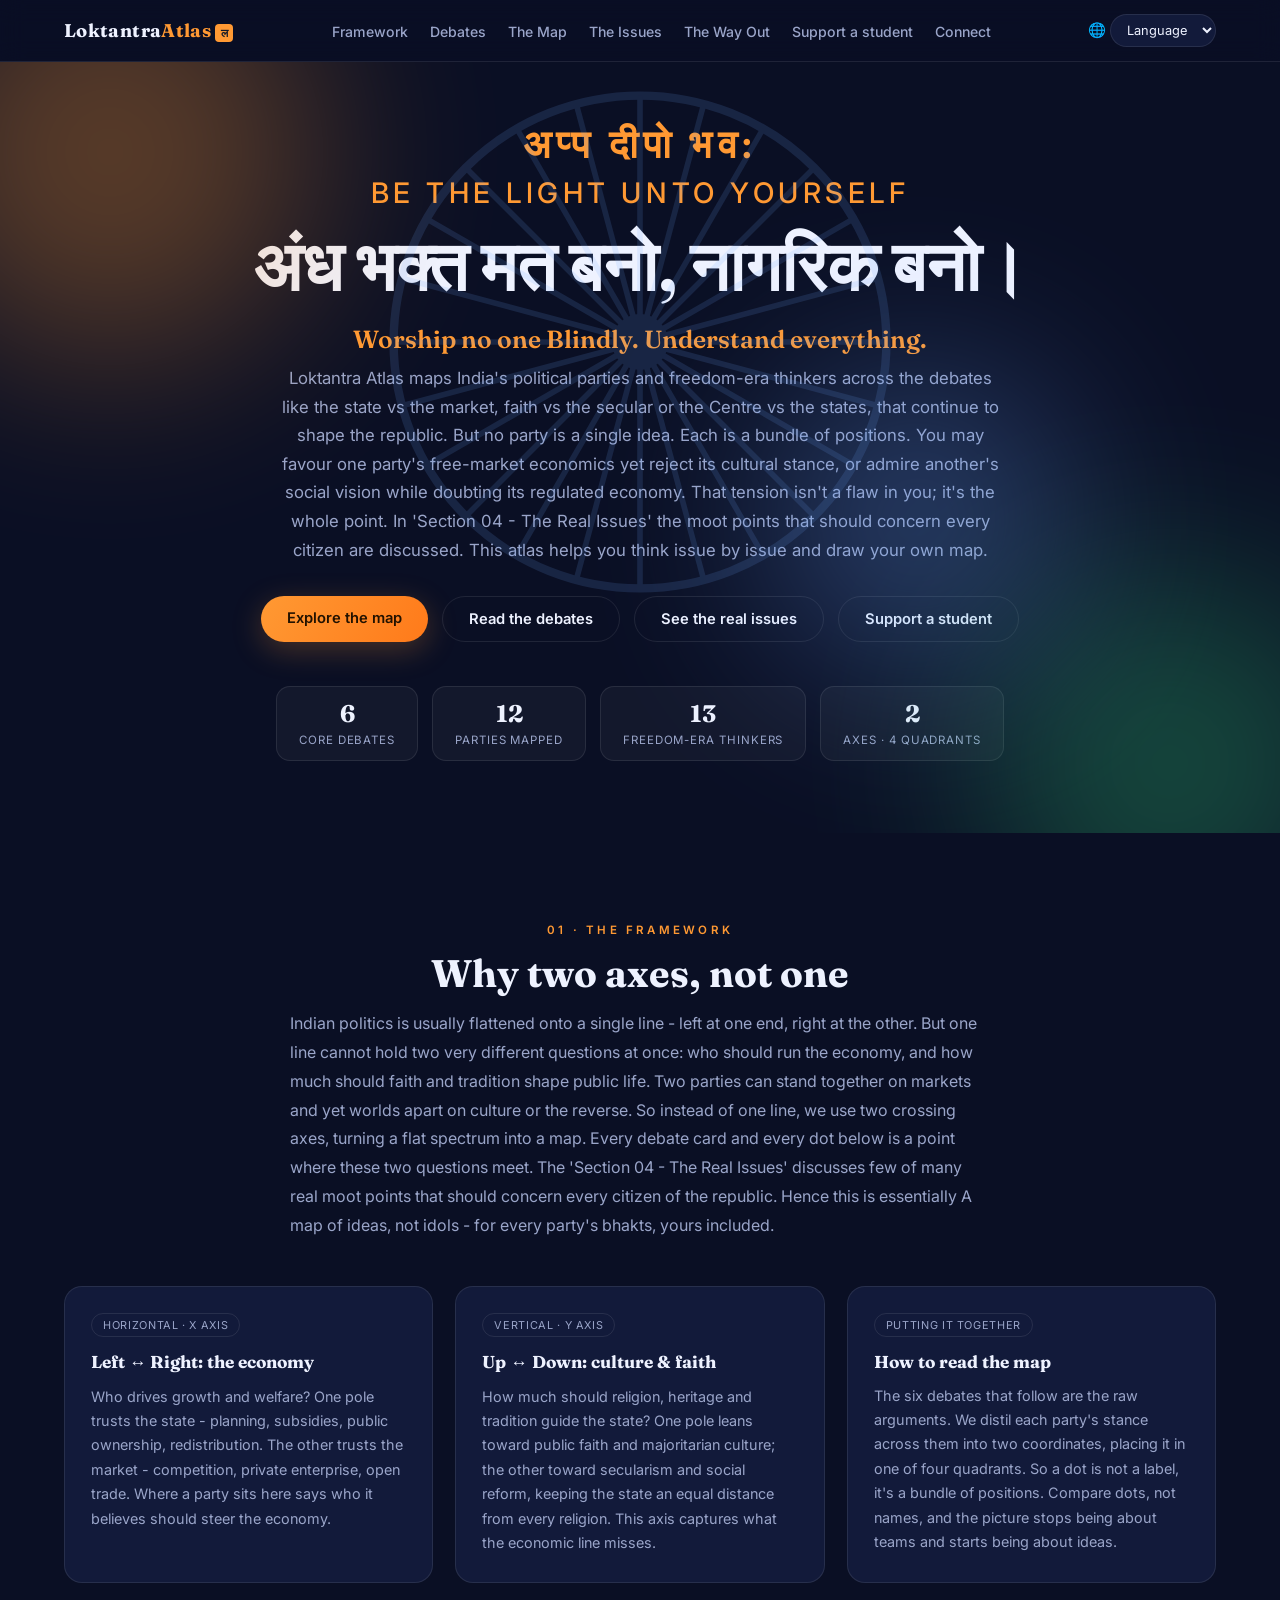
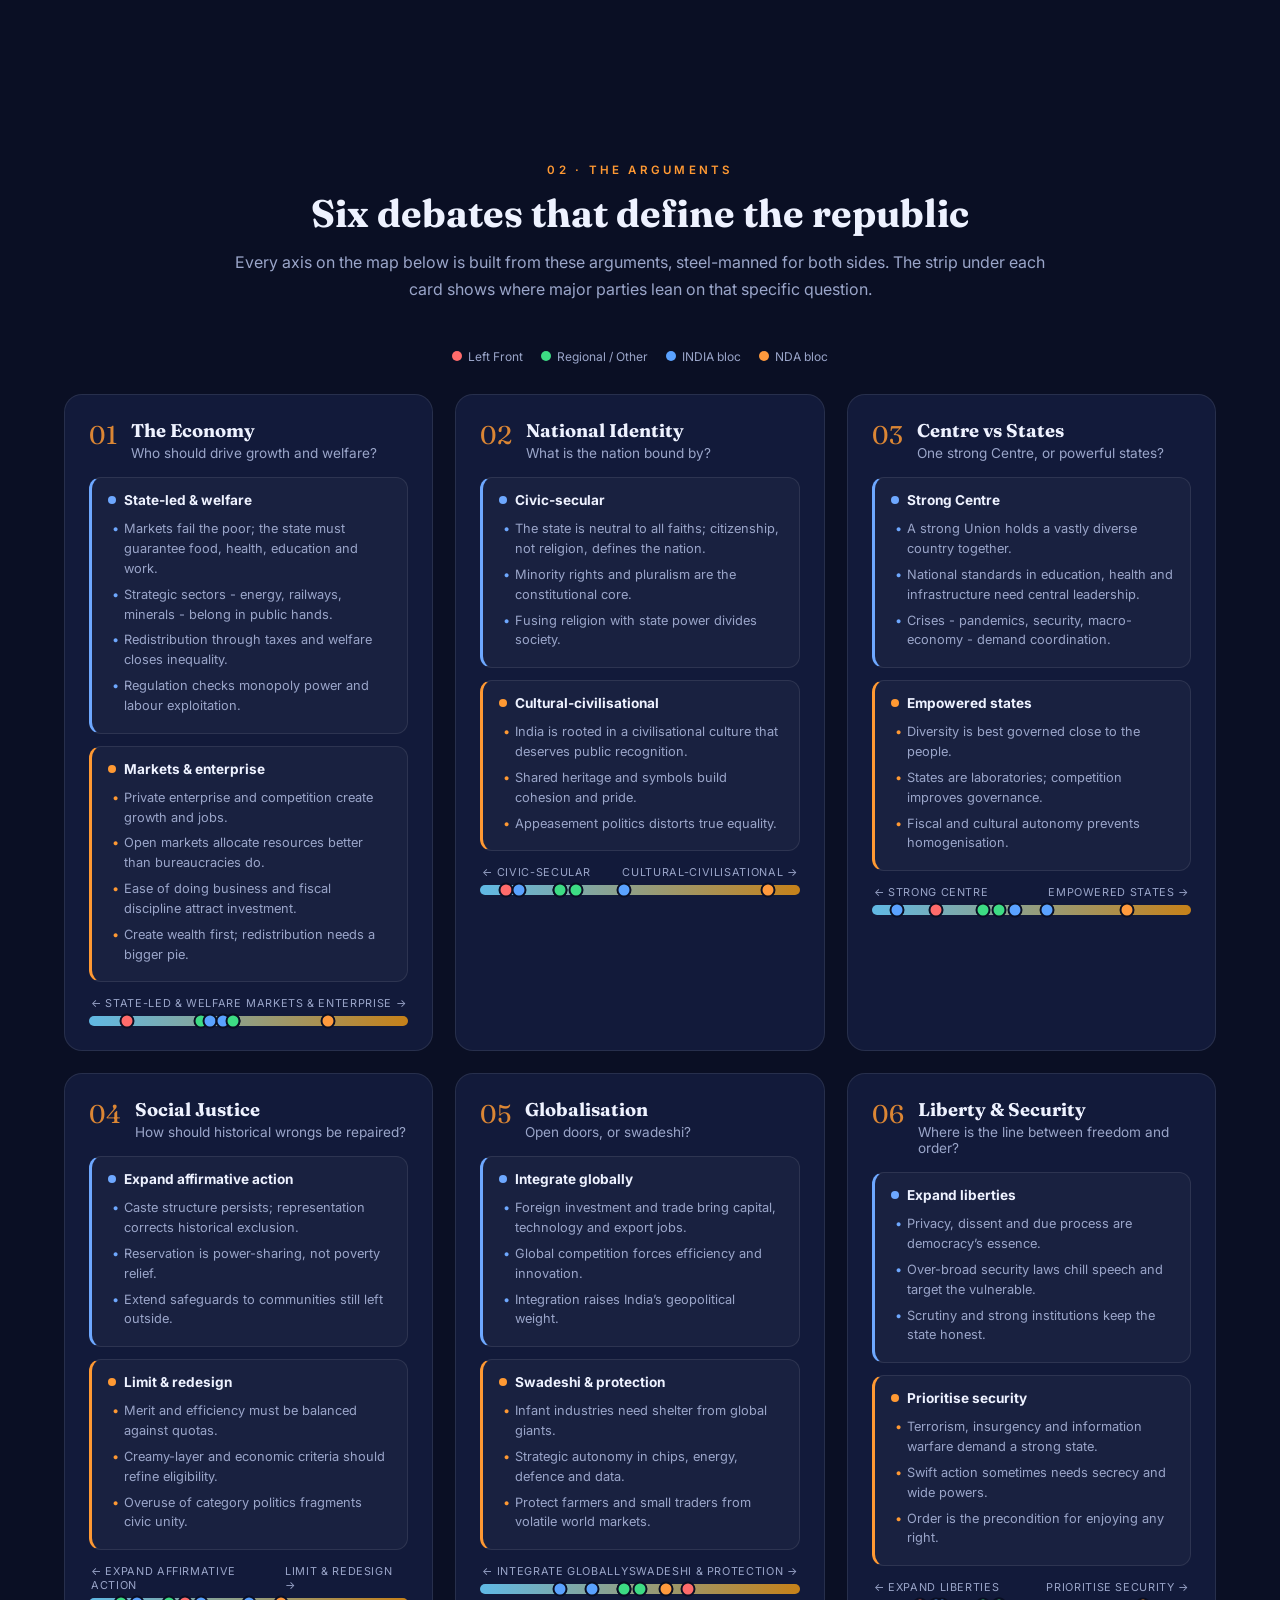
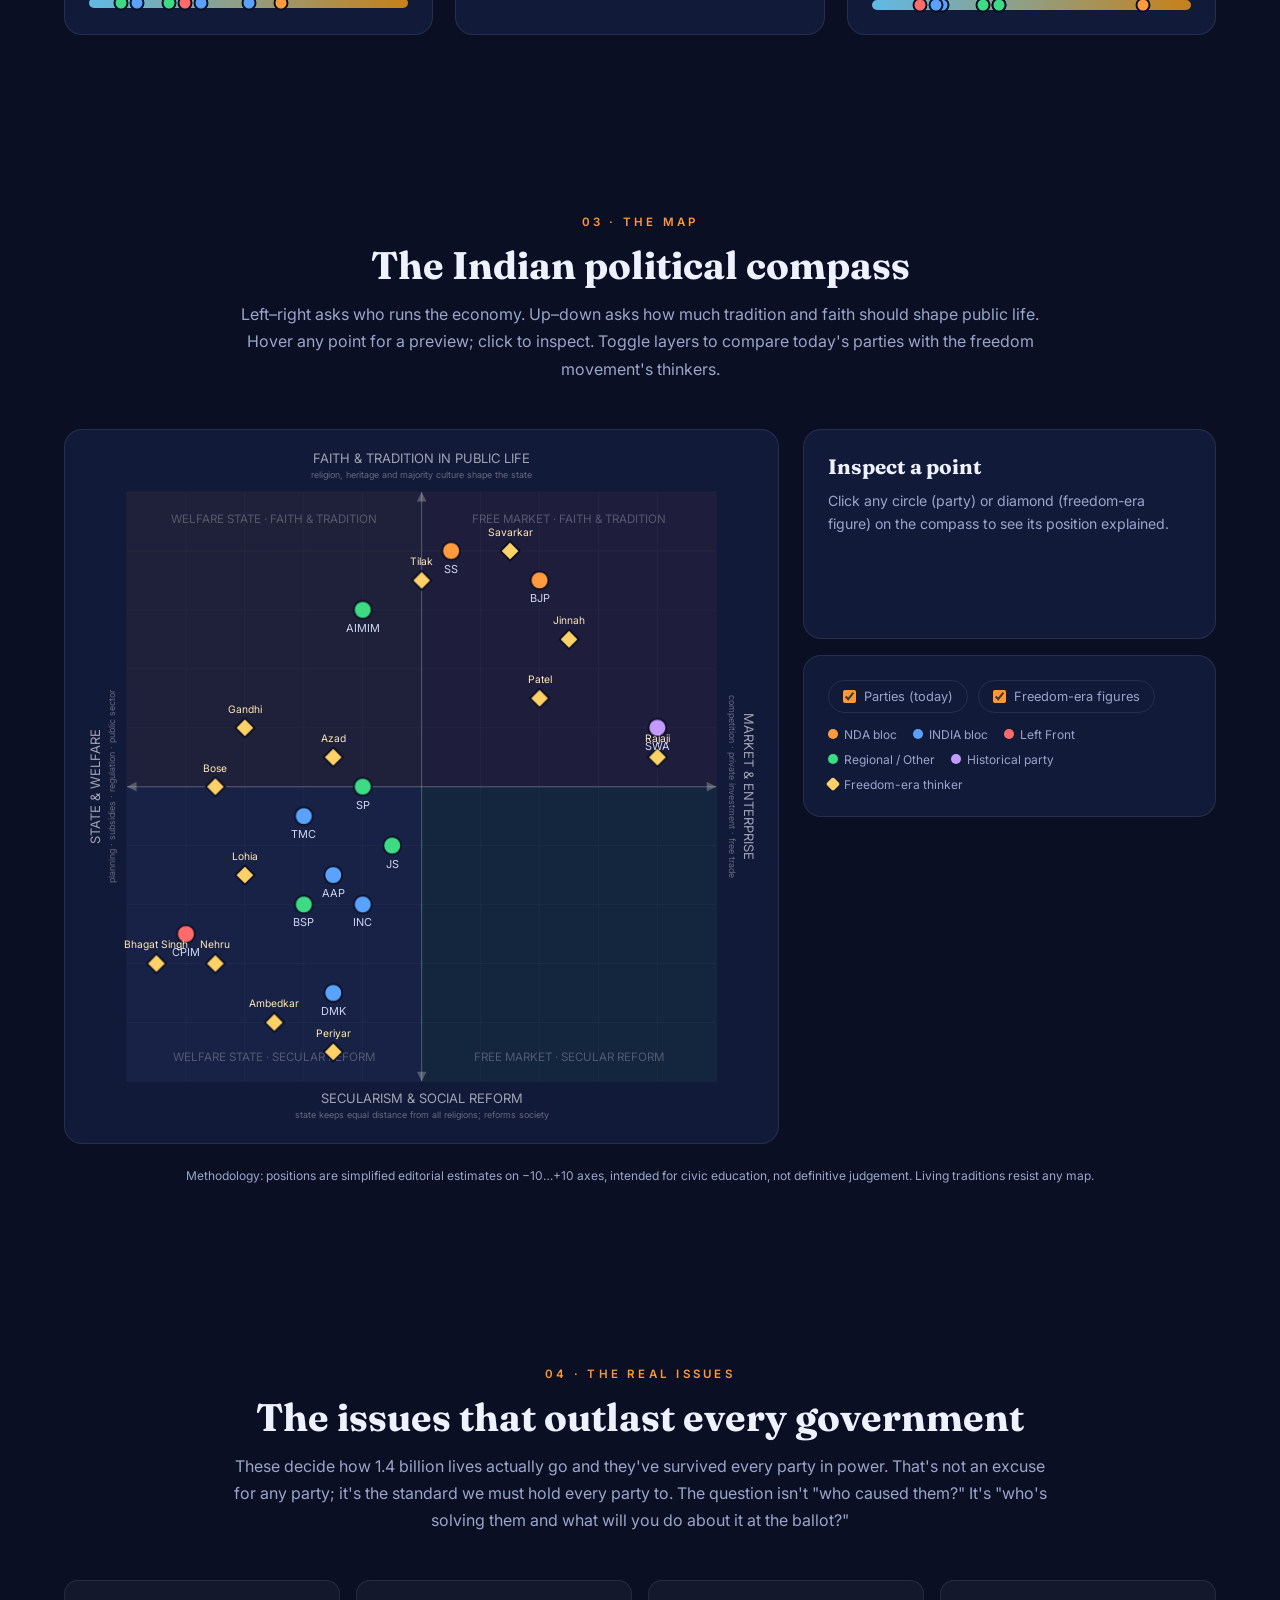
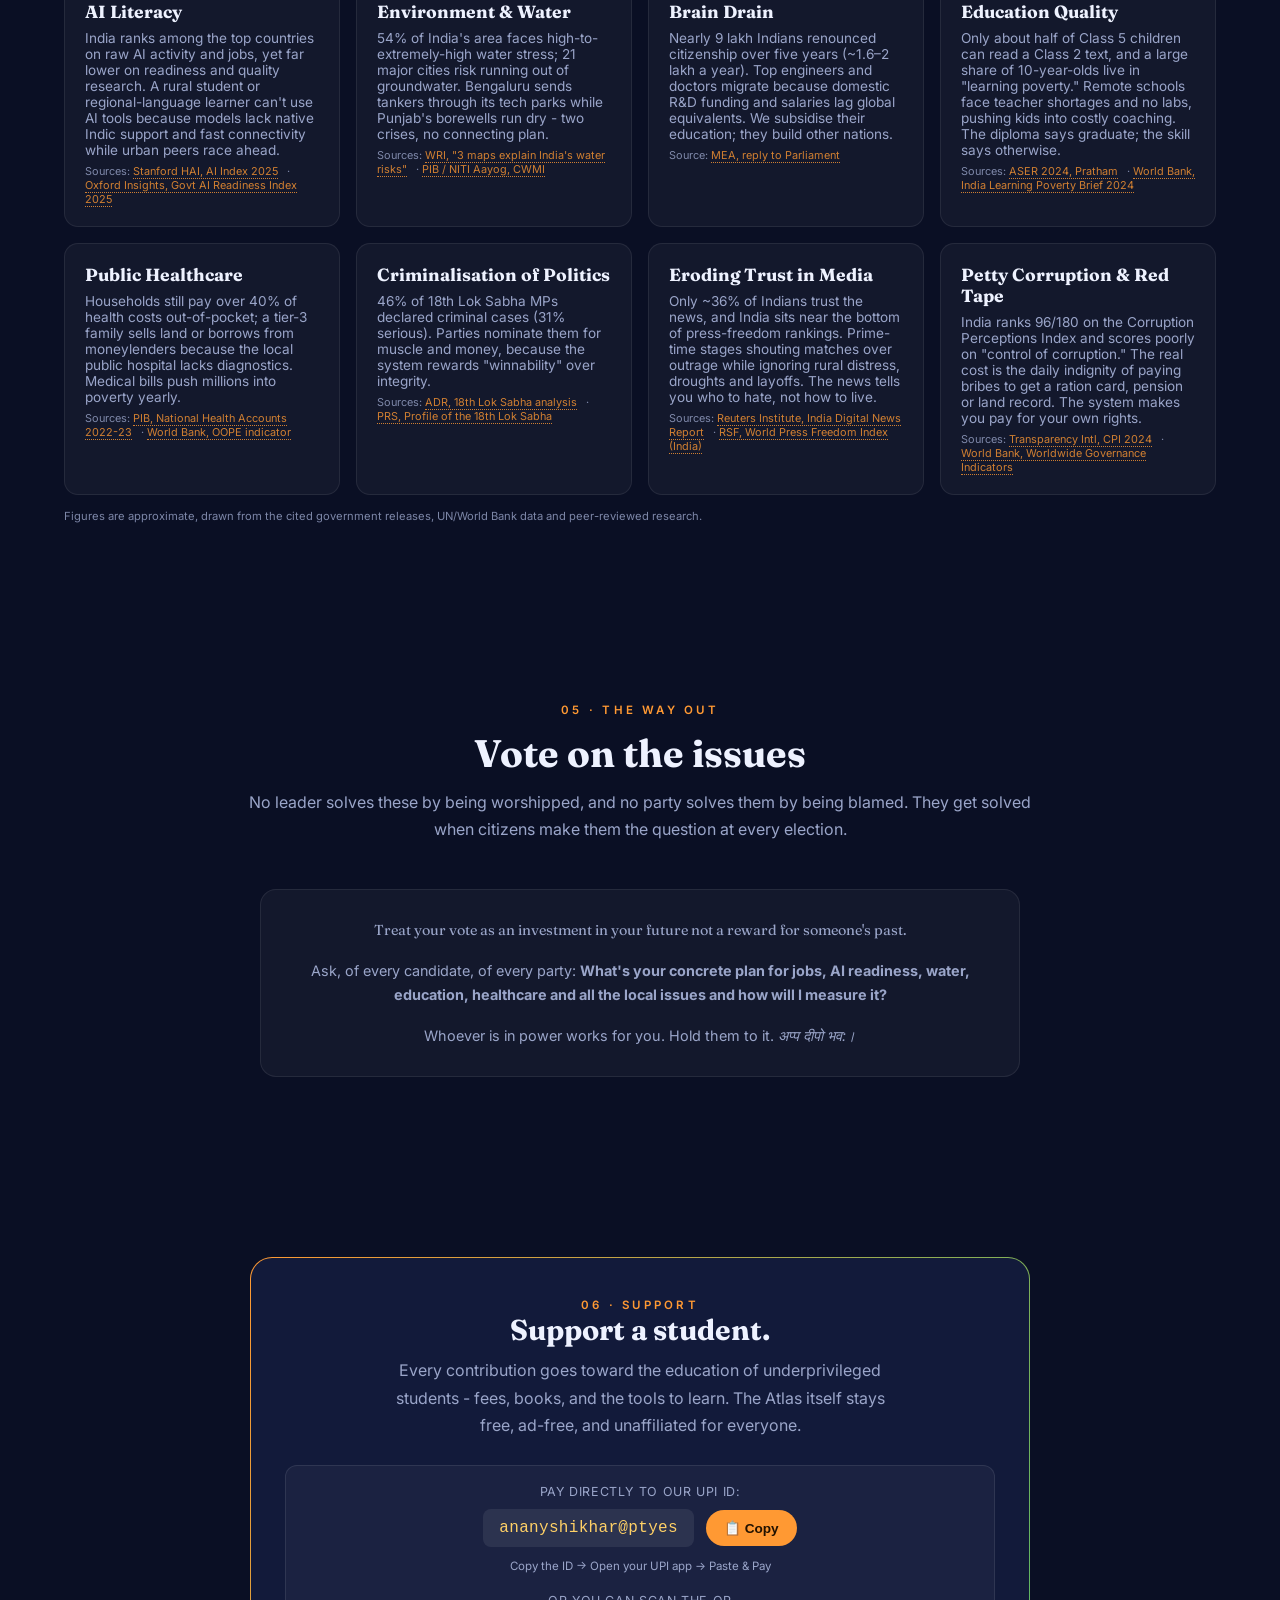
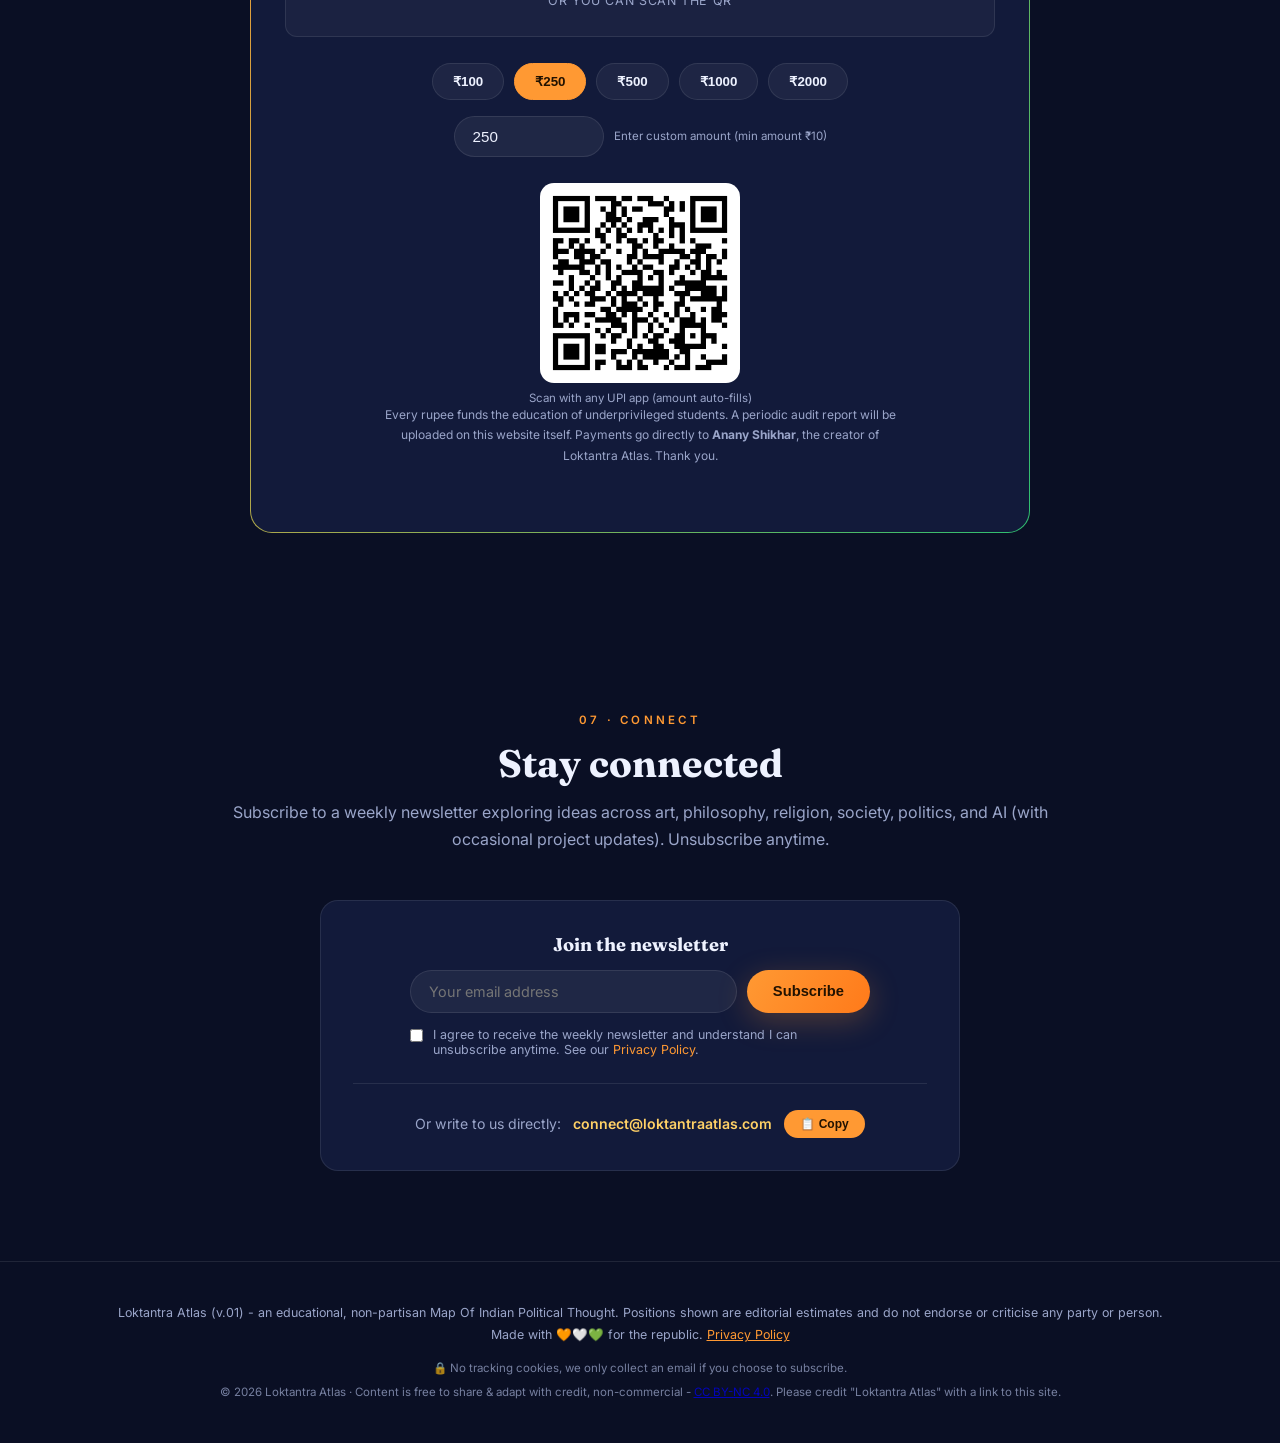
<file: index.html>
<!DOCTYPE html>
<html lang="en">
<head>
  <meta charset="UTF-8">
  <meta name="viewport" content="width=device-width, initial-scale=1.0">
  <title>Loktantra Atlas - Mapping Indian Political Thought</title>
  <link rel="icon" type="image/svg+xml" href="flag.svg">
  <link rel="preconnect" href="https://fonts.googleapis.com">
  <link href="https://fonts.googleapis.com/css2?family=Fraunces:opsz,wght@9..144,500;9..144,700&family=Inter:wght@400;500;600;700&display=swap" rel="stylesheet">
  <link rel="stylesheet" href="css_style.css">
</head>
<body>

<!-- ============ NAV (links are generated from NAV in js/data.js) ============ -->

<nav>
  <div class="brand" href="index.html" aria-label="Loktantra Atlas — home">Loktantra<span>Atlas<img src="flag.svg" alt="Indian flag" width="18" height="18"></span></div>
  <ul id="navLinks"></ul>
  <div class="langwrap">
    <span class="langicon">🌐</span>
    <select id="langSel" aria-label="Translate this website">
      <option value="">Language</option>
      <option value="hi">हिन्दी</option>
      <option value="en">English</option>
      <option value="bn">বাংলা</option>
      <option value="ta">தமிழ்</option>
      <option value="te">తెలుగు</option>
      <option value="mr">मराठी</option>
      <option value="gu">ગુજરાતી</option>
      <option value="kn">ಕನ್ನಡ</option>
      <option value="ml">മലയാളം</option>
      <option value="pa">ਪੰਜਾਬੀ</option>
      <option value="ur">اردو</option>
      <option value="es">Español</option>
      <option value="fr">Français</option>
      <option value="de">Deutsch</option>
      <option value="ru">Русский</option>
      <option value="zh-CN">中文</option>
      <option value="ar">العربية</option>
    </select>
  </div>
</nav>

<!-- ============ HERO ============ -->
<header>
  <div class="orb o1"></div><div class="orb o2"></div><div class="orb o3"></div>
  <svg class="chakra" viewBox="0 0 200 200" id="chakraSvg"></svg>
  <div>
 <div class="kicker big"><span class="khi">अप्प दीपो भव:<span class="kdot"> </span><span class="ken">Be the light unto yourself</span></div>
<h1>अंध भक्त मत बनो, <span>नागरिक बनो।</span></h1>
<h3 class="tagline">Worship no one Blindly. Understand everything.</h3>
    <p class="sub">Loktantra Atlas maps India's political parties and freedom-era thinkers across the debates like the state vs the market, faith vs the secular or the Centre vs the states, that continue to shape the republic. But no party is a single idea. Each is a bundle of positions. You may favour one party's free-market economics yet reject its cultural stance, or admire another's social vision while doubting its regulated economy. That tension isn't a flaw in you; it's the whole point. In 'Section 04 - The Real Issues' the moot points that should concern every citizen are discussed. This atlas helps you think issue by issue and draw your own map. </p>
    <div class="cta">
      <a class="btn p" href="#map">Explore the map</a>
      <a class="btn s" href="#debates">Read the debates</a>
      <a class="btn s" href="#issues">See the real issues</a>
      <a class="btn s" href="#donate">Support a student</a>
    </div>
    <div class="stats">
      <div class="stat"><b id="stD">–</b><span>Core debates</span></div>
      <div class="stat"><b id="stP">–</b><span>Parties mapped</span></div>
      <div class="stat"><b id="stF">–</b><span>Freedom-era thinkers</span></div>
      <div class="stat"><b>2</b><span>Axes · 4 quadrants</span></div>
    </div>
  </div>
</header>

<!-- ============ FRAMEWORK (theory context) ============ -->
<section id="framework">
  <div class="shead reveal">
    <div class="kicker">01 · The Framework</div>
    <h2>Why two axes, not one</h2>
    <p>Indian politics is usually flattened onto a single line - left at one end, right at the
      other. But one line cannot hold two very different questions at once: who should run the
      economy, and how much should faith and tradition shape public life. Two parties can stand
      together on markets and yet worlds apart on culture or the reverse. So instead of one
      line, we use two crossing axes, turning a flat spectrum into a map. Every debate card and
      every dot below is a point where these two questions meet. The 'Section 04 - The Real Issues' discusses few of many real moot points that should concern every citizen of the republic. Hence this is essentially A map of ideas, not idols - for every party's bhakts, yours included.</p>
  </div>

  <div class="tgrid">
    <div class="tcard reveal">
      <span class="tag">Horizontal · X axis</span>
      <h3>Left ↔ Right: the economy</h3>
      <p>Who drives growth and welfare? One pole trusts the state - planning, subsidies, public
        ownership, redistribution. The other trusts the market - competition, private enterprise,
        open trade. Where a party sits here says who it believes should steer the economy.</p>
    </div>
    <div class="tcard reveal">
      <span class="tag">Vertical · Y axis</span>
      <h3>Up ↔ Down: culture &amp; faith</h3>
      <p>How much should religion, heritage and tradition guide the state? One pole leans toward
        public faith and majoritarian culture; the other toward secularism and social reform,
        keeping the state an equal distance from every religion. This axis captures what the
        economic line misses.</p>
    </div>
    <div class="tcard reveal">
      <span class="tag">Putting it together</span>
      <h3>How to read the map</h3>
      <p>The six debates that follow are the raw arguments. We distil each party's stance across
        them into two coordinates, placing it in one of four quadrants. So a dot is not a label, 
        it's a bundle of positions. Compare dots, not names, and the picture stops being about
        teams and starts being about ideas.</p>
    </div>
  </div>
</section>

<!-- ============ DEBATES (cards rendered by app.js) ============ -->
<section id="debates">
  <div class="shead reveal">
    <div class="kicker">02 · The Arguments</div>
    <h2>Six debates that define the republic</h2>
    <p>Every axis on the map below is built from these arguments, steel-manned for both sides.
      The strip under each card shows where major parties lean on that specific question.</p>
  </div>
  <div class="legend debate-legend" id="debateLegend"></div>
  <div class="dgrid" id="debateGrid"></div>
</section>

<!-- ============ THE MAP ============ -->
<section id="map">
  <div class="shead reveal">
    <div class="kicker">03 · The Map</div>
    <h2>The Indian political compass</h2>
    <p>Left–right asks who runs the economy. Up–down asks how much tradition and faith
      should shape public life. Hover any point for a preview; click to inspect.
      Toggle layers to compare today's parties with the freedom movement's thinkers.</p>
  </div>
  <div class="mapwrap">
    <div class="card mapbox reveal"><svg id="compass" viewBox="0 0 1000 1000"></svg></div>
    <div class="panel">
      <div class="card reveal" id="detail">
        <h3>Inspect a point</h3>
        <p>Click any circle (party) or diamond (freedom-era figure) on the compass to see its
           position explained.</p>
      </div>
      <div class="card reveal">
        <div class="togs" style="margin-bottom:14px">
          <label class="tog"><input type="checkbox" id="tgP" checked> Parties (today)</label>
          <label class="tog"><input type="checkbox" id="tgF" checked> Freedom-era figures</label>
        </div>
        <div class="legend" id="legend"></div>
      </div>
    </div>
  </div>
  <p class="method">Methodology: positions are simplified editorial estimates on −10…+10 axes, intended for
     civic education, not definitive judgement. Living traditions resist any map. </p>
</section>

<section id="issues">
  <div class="shead reveal">
    <div class="kicker">04 · The Real Issues</div>
    <h2>The issues that outlast every government</h2>
    <p>These decide how 1.4 billion lives actually go and they've survived every party in power. That's not an excuse for any party; it's the standard we must hold every party to. The question isn't "who caused them?" It's "who's solving them and what will you do about it at the ballot?"</p>
  </div>

  <div class="issues-grid">
    <div class="issue-card reveal">
      <h3>AI Literacy</h3>
      <p>India ranks among the top countries on raw AI activity and jobs, yet far lower on readiness and quality research. A rural student or regional-language learner can't use AI tools because models lack native Indic support and fast connectivity while urban peers race ahead.</p>
      <div class="issue-cite">Sources: <a href="https://hai.stanford.edu/ai-index/2025-ai-index-report" target="_blank" rel="noopener">Stanford HAI, AI Index 2025</a> · <a href="https://oxfordinsights.com/ai-readiness/government-ai-readiness-index-2025/" target="_blank" rel="noopener">Oxford Insights, Govt AI Readiness Index 2025</a></div>
    </div>

    <div class="issue-card reveal">
      <h3>Environment &amp; Water</h3>
      <p>54% of India's area faces high-to-extremely-high water stress; 21 major cities risk running out of groundwater. Bengaluru sends tankers through its tech parks while Punjab's borewells run dry - two crises, no connecting plan.</p>
      <div class="issue-cite">Sources: <a href="https://www.wri.org/insights/3-maps-explain-indias-growing-water-risks" target="_blank" rel="noopener">WRI, "3 maps explain India's water risks"</a> · <a href="https://www.pib.gov.in/PressReleasePage.aspx?PRID=1807790" target="_blank" rel="noopener">PIB / NITI Aayog, CWMI</a></div>
    </div>

    <div class="issue-card reveal">
      <h3>Brain Drain</h3>
      <p>Nearly 9 lakh Indians renounced citizenship over five years (~1.6–2 lakh a year). Top engineers and doctors migrate because domestic R&amp;D funding and salaries lag global equivalents. We subsidise their education; they build other nations.</p>
      <div class="issue-cite">Source: <a href="https://m.economictimes.com/nri/migrate/nearly-9-lakh-indians-gave-up-citizenship-in-five-years-mea-tells-parliament/articleshow/125926945.cms" target="_blank" rel="noopener">MEA, reply to Parliament</a></div>
    </div>

    <div class="issue-card reveal">
      <h3>Education Quality</h3>
      <p>Only about half of Class 5 children can read a Class 2 text, and a large share of 10-year-olds live in "learning poverty." Remote schools face teacher shortages and no labs, pushing kids into costly coaching. The diploma says graduate; the skill says otherwise.</p>
      <div class="issue-cite">Sources: <a href="https://asercentre.org/aser-2024/" target="_blank" rel="noopener">ASER 2024, Pratham</a> · <a href="https://documents.worldbank.org/en/publication/documents-reports/documentdetail/099090524113131044" target="_blank" rel="noopener">World Bank, India Learning Poverty Brief 2024</a></div>
    </div>

    <div class="issue-card reveal">
      <h3>Public Healthcare</h3>
      <p>Households still pay over 40% of health costs out-of-pocket; a tier-3 family sells land or borrows from moneylenders because the local public hospital lacks diagnostics. Medical bills push millions into poverty yearly.</p>
      <div class="issue-cite">Sources: <a href="https://www.pib.gov.in/PressReleasePage.aspx?PRID=2265816&lang=1&reg=3" target="_blank" rel="noopener">PIB, National Health Accounts 2022-23</a> · <a href="https://data.worldbank.org/indicator/SH.XPD.OOPC.CH.ZS?locations=IN" target="_blank" rel="noopener">World Bank, OOPE indicator</a></div>
    </div>

    <div class="issue-card reveal">
      <h3>Criminalisation of Politics</h3>
      <p>46% of 18th Lok Sabha MPs declared criminal cases (31% serious). Parties nominate them for muscle and money, because the system rewards "winnability" over integrity.</p>
      <div class="issue-cite">Sources: <a href="https://adrindia.org/content/record-46-of-newly-elected-lok-sabha-mps-facing-criminal-cases" target="_blank" rel="noopener">ADR, 18th Lok Sabha analysis</a> · <a href="https://prsindia.org/parliamenttrack/vital-stats/profile-of-the-18th-lok-sabha" target="_blank" rel="noopener">PRS, Profile of the 18th Lok Sabha</a></div>
    </div>

    <div class="issue-card reveal">
      <h3>Eroding Trust in Media</h3>
      <p>Only ~36% of Indians trust the news, and India sits near the bottom of press-freedom rankings. Prime-time stages shouting matches over outrage while ignoring rural distress, droughts and layoffs. The news tells you who to hate, not how to live.</p>
      <div class="issue-cite">Sources: <a href="https://reutersinstitute.politics.ox.ac.uk/our-research/india-digital-news-report" target="_blank" rel="noopener">Reuters Institute, India Digital News Report</a> · <a href="https://rsf.org/en/country/india" target="_blank" rel="noopener">RSF, World Press Freedom Index (India)</a></div>
    </div>

    <div class="issue-card reveal">
      <h3>Petty Corruption &amp; Red Tape</h3>
      <p>India ranks 96/180 on the Corruption Perceptions Index and scores poorly on "control of corruption." The real cost is the daily indignity of paying bribes to get a ration card, pension or land record. The system makes you pay for your own rights.</p>
      <div class="issue-cite">Sources: <a href="https://www.transparency.org/en/cpi/2024" target="_blank" rel="noopener">Transparency Intl, CPI 2024</a> · <a href="https://www.worldbank.org/en/publication/worldwide-governance-indicators" target="_blank" rel="noopener">World Bank, Worldwide Governance Indicators</a></div>
    </div>
  </div>

  <p class="issues-note">Figures are approximate, drawn from the cited government releases, UN/World Bank data and peer-reviewed research.</p>
</section>
  
<section id="solution">
  <div class="shead reveal">
    <div class="kicker">05 · The Way Out</div>
    <h2>Vote on the issues</h2>
    <p>No leader solves these by being worshipped, and no party solves them by being blamed. They get solved when citizens make them the question at every election.</p>
  </div>
  <div class="solution-card reveal">
    <p class="sol-big">Treat your vote as an investment in your future not a reward for someone's past.</p>
    <p>Ask, of every candidate, of every party: <strong>What's your concrete plan for jobs, AI readiness, water, education, healthcare and all the local issues and how will I measure it?</strong></p>
    <p class="sol-close">Whoever is in power works for you. Hold them to it. <em>अप्प दीपो भव:।</em></p>
  </div>
</section>

<!-- ============ DONATE ============ -->
<section id="donate">
 <div class="doncard reveal">
  <div class="kicker">06 · Support</div>
<h2>Support a student.</h2>
  <p>Every contribution goes toward the education of underprivileged students - fees, books, and the tools to learn. The Atlas itself stays free, ad-free, and unaffiliated for everyone.</p>

  <!-- Copy UPI ID (moved to top) -->
  <div class="upi-copy-box">
    <div class="upi-label">Pay directly to our UPI ID:</div>
    <div class="upi-row">
      <code class="upi-display" id="upiDisplay">your.upi@id</code>
      <button class="copy-btn" id="copyBtn">📋 Copy</button>
    </div>
    <p class="upi-instruction">Copy the ID → Open your UPI app → Paste & Pay</p> 
    <br>
    <p class="upi-label"> Or You Can Scan The QR</p>
  </div>

  <!-- Amount Selection + QR (kept together as one unit) -->
  <div class="amts" id="amts"></div>
  <div class="custom">
    <input type="number" id="amtIn" min="10" placeholder="Custom ₹">
    <span class="custom-hint">Enter custom amount (min amount ₹10) </span>
  </div>

  <div class="qrwrap">
    <canvas id="qr"></canvas>
    <p class="qrnote">Scan with any UPI app (amount auto-fills)</p>
  </div>

 <!-- Trust note -->
 <p class="trustnote">Every rupee funds the education of underprivileged students. A periodic audit report will be uploaded on this website itself. Payments go directly to <b>Anany Shikhar</b>, the creator of Loktantra Atlas. Thank you.</p>
</div>
</section>

  
<section id="connect">
  <div class="shead reveal">
    <div class="kicker">07 · Connect</div>
    <h2>Stay connected</h2>
    <p>Subscribe to a weekly newsletter exploring ideas across art, philosophy, religion, society, politics, and AI (with occasional project updates). Unsubscribe anytime.</p>
  </div>

  <div class="connect-card reveal">
    <!-- Newsletter signup -->
    <div class="newsletter">
      <h3>Join the newsletter</h3>
     <form id="nlForm">
  <div class="nl-row">
    <input type="email" id="nlEmail" placeholder="Your email address" required>
    <button type="submit" class="btn p">Subscribe</button>
  </div>
  <label class="consent">
    <input type="checkbox" id="nlConsent" required>
    <span>I agree to receive the weekly newsletter and understand I can unsubscribe anytime. See our <a href="privacy.html">Privacy Policy</a>.</span>
  </label>
</form>

    </div>

    <div class="connect-divider"></div>

    <!-- Direct contact email -->
    <div class="contact-line">
      <span>Or write to us directly:</span>
      <a id="contactMail" href="#" class="contact-email">connect@loktantraatlas.com</a>
      <button class="copy-mail" id="copyMail">📋 Copy</button>
    </div>
  </div>
</section>


<footer>
  Loktantra Atlas (v.01) - an educational, non-partisan Map Of Indian Political Thought. Positions shown are editorial estimates and do not
  endorse or criticise any party or person.<br>Made with 🧡🤍💚 for the republic. <a href="privacy.html" style="color:var(--saffron)">Privacy Policy</a>
   <div class="cookie-note">🔒 No tracking cookies, we only collect an email if you choose to subscribe.</div>
  <div class="cookie-note">© 2026 Loktantra Atlas · Content is free to share &amp; adapt with credit, non-commercial - <a href="https://creativecommons.org/licenses/by-nc/4.0/" target="_blank" rel="noopener">CC BY-NC 4.0</a>. Please credit "Loktantra Atlas" with a link to this site.</div>

</footer>

<div id="tip"></div>

<!-- data first, then logic -->
<script src="qrious.min.js"></script>
<script src="js_data.js"></script>
<script src="js_app.js"></script>
</body>
</html>
</file>
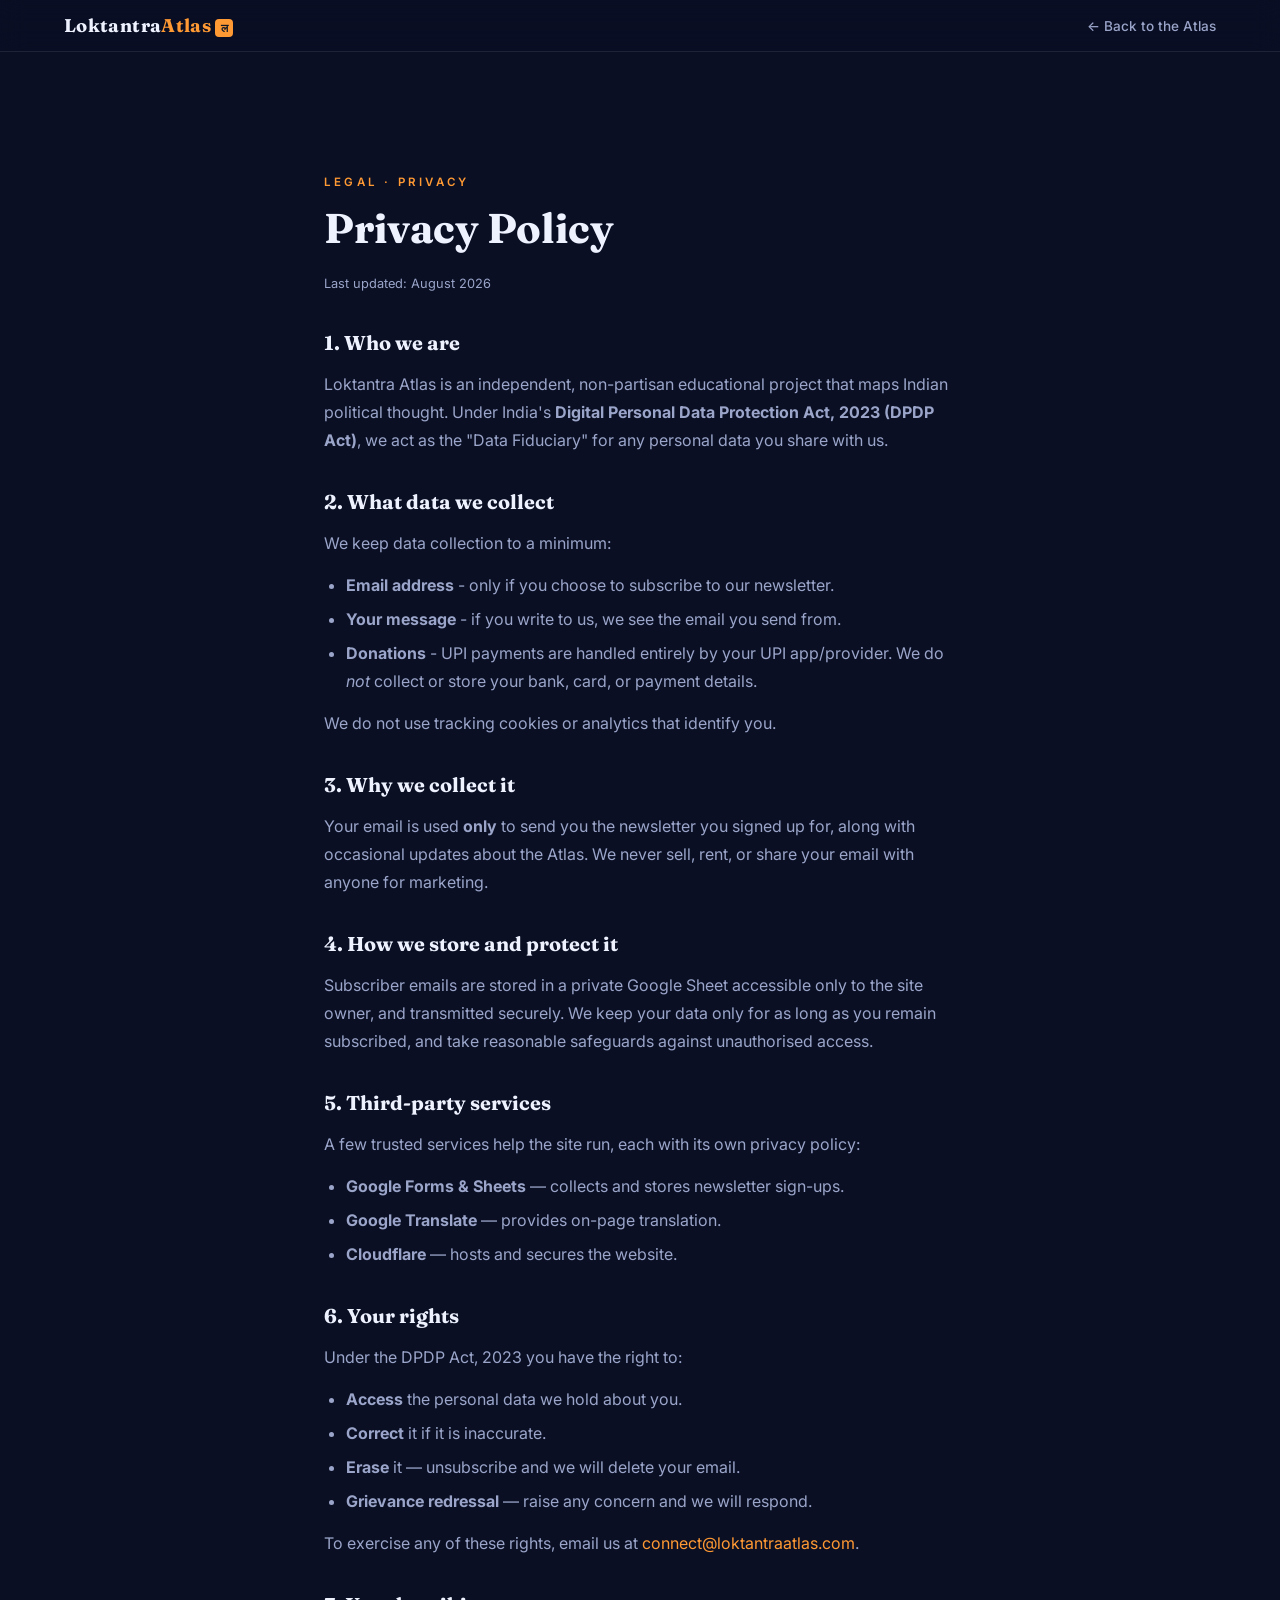
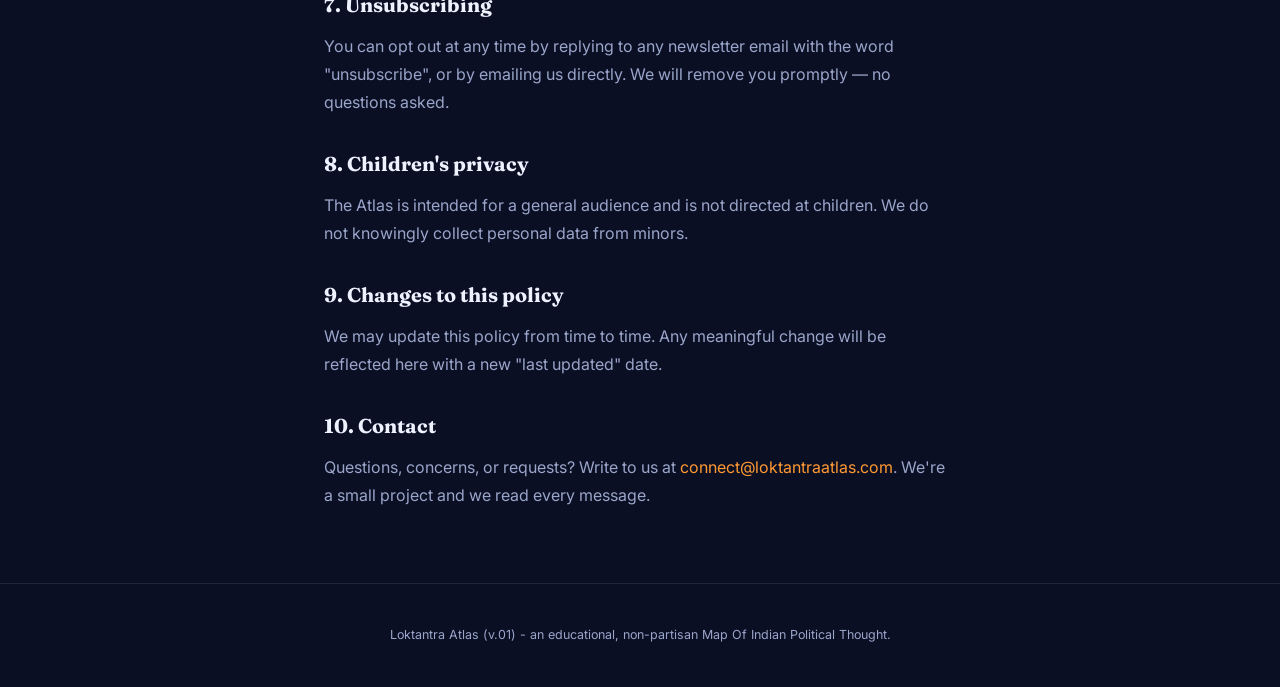
<file: privacy.html>
<!DOCTYPE html>
<html lang="en">
<head>
  <meta charset="UTF-8">
  <meta name="viewport" content="width=device-width, initial-scale=1.0">
  <title>Privacy Policy — Loktantra Atlas</title>
  <link rel="icon" type="image/svg+xml" href="flag.svg">
  <link rel="preconnect" href="https://fonts.googleapis.com">
  <link href="https://fonts.googleapis.com/css2?family=Fraunces:opsz,wght@9..144,500;9..144,700&family=Inter:wght@400;500;600;700&display=swap" rel="stylesheet">
  <link rel="stylesheet" href="css_style.css">
</head>
<body>

<nav>
  <div class="brand">Loktantra<span>Atlas</span><img src="flag.svg" alt="Indian flag" width="18" height="18"></div>
  <a class="backlink" href="index.html">← Back to the Atlas</a>
</nav>

<main class="privacy">
  <div class="kicker">Legal · Privacy</div>
  <h1>Privacy Policy</h1>
  <p class="updated">Last updated: August 2026</p>

  <h2>1. Who we are</h2>
  <p>Loktantra Atlas is an independent, non-partisan educational project that maps Indian political thought. Under India's <strong>Digital Personal Data Protection Act, 2023 (DPDP Act)</strong>, we act as the "Data Fiduciary" for any personal data you share with us.</p>

  <h2>2. What data we collect</h2>
  <p>We keep data collection to a minimum:</p>
  <ul>
    <li><strong>Email address</strong> - only if you choose to subscribe to our newsletter.</li>
    <li><strong>Your message</strong> - if you write to us, we see the email you send from.</li>
    <li><strong>Donations</strong> - UPI payments are handled entirely by your UPI app/provider. We do <em>not</em> collect or store your bank, card, or payment details.</li>
  </ul>
  <p>We do not use tracking cookies or analytics that identify you.</p>

  <h2>3. Why we collect it</h2>
  <p>Your email is used <strong>only</strong> to send you the newsletter you signed up for, along with occasional updates about the Atlas. We never sell, rent, or share your email with anyone for marketing.</p>

  <h2>4. How we store and protect it</h2>
  <p>Subscriber emails are stored in a private Google Sheet accessible only to the site owner, and transmitted securely. We keep your data only for as long as you remain subscribed, and take reasonable safeguards against unauthorised access.</p>

  <h2>5. Third-party services</h2>
  <p>A few trusted services help the site run, each with its own privacy policy:</p>
  <ul>
    <li><strong>Google Forms &amp; Sheets</strong> — collects and stores newsletter sign-ups.</li>
    <li><strong>Google Translate</strong> — provides on-page translation.</li>
    <li><strong>Cloudflare</strong> — hosts and secures the website.</li>
  </ul>

  <h2>6. Your rights</h2>
  <p>Under the DPDP Act, 2023 you have the right to:</p>
  <ul>
    <li><strong>Access</strong> the personal data we hold about you.</li>
    <li><strong>Correct</strong> it if it is inaccurate.</li>
    <li><strong>Erase</strong> it — unsubscribe and we will delete your email.</li>
    <li><strong>Grievance redressal</strong> — raise any concern and we will respond.</li>
  </ul>
  <p>To exercise any of these rights, email us at <a href="mailto:connect@loktantraatlas.com">connect@loktantraatlas.com</a>.</p>

  <h2>7. Unsubscribing</h2>
  <p>You can opt out at any time by replying to any newsletter email with the word "unsubscribe", or by emailing us directly. We will remove you promptly — no questions asked.</p>

  <h2>8. Children's privacy</h2>
  <p>The Atlas is intended for a general audience and is not directed at children. We do not knowingly collect personal data from minors.</p>

  <h2>9. Changes to this policy</h2>
  <p>We may update this policy from time to time. Any meaningful change will be reflected here with a new "last updated" date.</p>

  <h2>10. Contact</h2>
  <p>Questions, concerns, or requests? Write to us at <a href="mailto:connect@loktantraatlas.com">connect@loktantraatlas.com</a>. We're a small project and we read every message.</p>
</main>

<footer>
  Loktantra Atlas (v.01) - an educational, non-partisan Map Of Indian Political Thought.
</footer>

</body>
</html>
</file>
<file: css_style.css>
/* ============================================================
   STYLE.CSS — all the styling, organised by section.
   To restyle the site, start with DESIGN TOKENS below:
   change the colour values there and the whole site follows.
   ============================================================ */

/* ---------- 1. DESIGN TOKENS (edit colours here) ---------- */
:root{
  --bg:#0a0f24;        /* page background (deep navy) */
  --bg2:#0e1530;       /* unused spare tone */
  --card:#121a3a;      /* card background */
  --ink:#eef2ff;       /* main text colour */
  --muted:#9aa5c9;     /* secondary text colour */
  --saffron:#ff9933;   /* primary accent (Side B, buttons) */
  --green:#2fbf71;     /* secondary accent */
  --blue:#6ea8ff;      /* tertiary accent (Side A) */
  --gold:#ffd166;      /* freedom-era figure colour */
  --line:rgba(255,255,255,.09); /* hairline borders */
}

/* ---------- 2. BASE ---------- */
*{margin:0;padding:0;box-sizing:border-box}
html{scroll-behavior:smooth}
body{font-family:Inter,system-ui,sans-serif;background:var(--bg);color:var(--ink);overflow-x:hidden}
section{padding:90px 5vw;scroll-margin-top:70px} /* scroll-margin keeps headings clear of fixed nav */
h1,h2,h3,.brand{font-family:Fraunces,serif}      /* display font for headings */

/* ---------- 3. NAV ---------- */
nav{position:fixed;inset:0 0 auto 0;display:flex;justify-content:space-between;align-items:center;
  padding:14px 5vw;background:rgba(10,15,36,.72);backdrop-filter:blur(12px);
  border-bottom:1px solid var(--line);z-index:50}
.brand{font-weight:700;font-size:1.15rem;letter-spacing:.02em}
.brand span{color:var(--saffron)}
.brand img{height:18px;width:20px;vertical-align:middle;margin-left:8px;border-radius:3px}
nav ul{display:flex;gap:22px;list-style:none}
nav a{color:var(--muted);text-decoration:none;font-size:.88rem;font-weight:500;transition:.2s}
nav a:hover{color:var(--ink)}
@media(max-width:640px){
  nav{padding:8px 3vw}
  .brand{display:flex;flex-direction:column;align-items:flex-start;line-height:1.15;font-size:1rem}
  .brand span{display:flex;align-items:center}
  .brand img{margin-left:6px;vertical-align:middle}
  nav ul{gap:14px;flex-wrap:wrap;justify-content:center}
  nav a{font-size:.76rem}
  .langwrap select{max-width:92px;font-size:.68rem;padding:5px 7px}
}

/* ---------- 4. HERO ---------- */
header{min-height:94vh;display:grid;place-items:center;text-align:center;position:relative;overflow:hidden;padding:120px 5vw 70px}
.orb{position:absolute;border-radius:50%;filter:blur(95px);opacity:.32;pointer-events:none}
.o1{width:420px;height:420px;background:var(--saffron);top:-120px;left:-100px}
.o2{width:380px;height:380px;background:var(--green);bottom:-120px;right:-80px}
.o3{width:300px;height:300px;background:var(--blue);top:40%;left:60%}
.chakra{position:absolute;width:560px;height:560px;opacity:.14;animation:spin 70s linear infinite;pointer-events:none}
.kicker{color:var(--saffron);letter-spacing:.28em;font-size:.72rem;font-weight:600;text-transform:uppercase}
header h1{font-size:clamp(2.4rem,6vw,4.3rem);line-height:1.08;margin:18px 0 20px;font-weight:700}
.grad{background:linear-gradient(90deg,var(--saffron),#fff 50%,var(--green));-webkit-background-clip:text;background-clip:text;color:transparent}
header p.sub{max-width:720px;margin:0 auto;color:var(--muted);font-size:1.05rem;line-height:1.7}
.cta{display:flex;gap:14px;justify-content:center;margin-top:32px;flex-wrap:wrap}
.btn{padding:13px 26px;border-radius:99px;font-weight:600;font-size:.92rem;text-decoration:none;cursor:pointer;border:none;transition:.2s}
.btn.p{background:linear-gradient(120deg,var(--saffron),#ff7a1a);color:#221200;box-shadow:0 8px 30px rgba(255,153,51,.25)}
.btn.p:hover{transform:translateY(-2px)}
.btn.s{background:transparent;color:var(--ink);border:1px solid var(--line)}
.btn.s:hover{border-color:var(--blue);color:var(--blue)}
.stats{display:flex;gap:14px;justify-content:center;margin-top:44px;flex-wrap:wrap}
.stat{background:rgba(255,255,255,.04);border:1px solid var(--line);border-radius:14px;padding:12px 22px;min-width:120px}
.stat b{display:block;font-size:1.5rem;font-family:Fraunces}
.stat span{font-size:.72rem;color:var(--muted);letter-spacing:.08em;text-transform:uppercase}

/* ---------- FRAMEWORK / THEORY ---------- */
.tgrid{display:grid;grid-template-columns:repeat(auto-fit,minmax(280px,1fr));gap:22px;margin-top:34px}
.tcard{background:var(--card);border:1px solid var(--line);border-radius:18px;padding:26px}
.tcard .tag{display:inline-block;font-size:.68rem;letter-spacing:.06em;text-transform:uppercase;padding:4px 11px;border-radius:99px;border:1px solid var(--line);color:var(--muted);margin-bottom:14px}
.tcard h3{font-size:1.08rem;margin-bottom:12px;font-family:Fraunces;color:var(--ink)}
.tcard p{color:var(--muted);font-size:.9rem;line-height:1.7}
#framework .shead p{max-width:700px;margin:0 auto;text-align:left;line-height:1.8}

/* ---------- 5. SECTION HEADINGS ---------- */
.shead{max-width:820px;margin:0 auto 46px;text-align:center}
.shead h2{font-size:clamp(1.7rem,3.4vw,2.4rem);margin:12px 0}
.shead p{color:var(--muted);line-height:1.7}

/* ---------- 6. DEBATE CARDS ---------- */
.dgrid{display:grid;grid-template-columns:repeat(auto-fit,minmax(340px,1fr));gap:22px;max-width:1240px;margin:auto}
.card{background:var(--card);border:1px solid var(--line);border-radius:18px;padding:24px;transition:.25s}
.card:hover{transform:translateY(-4px);border-color:rgba(255,255,255,.18)}
.dhead{display:flex;gap:14px;align-items:flex-start;margin-bottom:16px}
.dnum{font-family:Fraunces;font-size:1.6rem;color:var(--saffron);opacity:.85}
.dhead h3{font-size:1.15rem}
.dhead p{color:var(--muted);font-size:.85rem;margin-top:3px}
.sides{display:grid;gap:12px}
.side{background:rgba(255,255,255,.03);border:1px solid var(--line);border-radius:12px;padding:14px 16px}
.side.a{border-left:3px solid var(--blue)}     /* blue edge = Side A */
.side.b{border-left:3px solid var(--saffron)}  /* saffron edge = Side B */
.side h4{font-size:.85rem;margin-bottom:8px;display:flex;align-items:center;gap:8px}
.side.a h4::before{content:"";width:8px;height:8px;border-radius:50%;background:var(--blue)}
.side.b h4::before{content:"";width:8px;height:8px;border-radius:50%;background:var(--saffron)}
.side ul{list-style:none}
.side li{color:var(--muted);font-size:.8rem;line-height:1.55;padding:3px 0 3px 16px;position:relative}
.side li::before{content:"•";position:absolute;left:4px;top:3px;font-size:.8rem;line-height:1.55}
.side.a li::before{color:var(--blue)}      /* blue bullets on the blue side */
.side.b li::before{color:var(--saffron)}   /* saffron bullets on the saffron side */


/* per-debate spectrum bar: gradient runs from Side A (blue) to Side B (saffron) */
.barlabels{display:flex;justify-content:space-between;font-size:.68rem;color:var(--muted);margin:14px 2px 6px;text-transform:uppercase;letter-spacing:.06em}
.bar{height:10px;border-radius:99px;position:relative;background:linear-gradient(90deg,#60b9e5,#c68119)}
.dot{position:absolute;top:50%;width:15px;height:15px;border-radius:50%;transform:translate(-50%,-50%);border:2px solid var(--bg);cursor:default;transition:.15s}
.dot:hover{transform:translate(-50%,-50%) scale(1.35)}
/* bigger touch targets on phones */
@media (pointer:coarse){.dot{width:20px;height:20px}
}

/* ---------- 7. THE MAP / COMPASS ---------- */
.mapwrap{display:grid;grid-template-columns:1.3fr .75fr;gap:24px;max-width:1240px;margin:auto}
@media(max-width:980px){.mapwrap{grid-template-columns:1fr}}
.mapbox{padding:14px}
svg#compass{width:100%;height:auto;display:block}
svg#compass text{font-family:Inter;user-select:none}
/* .pt = a mappable point; transform-box lets the pop-in animation scale from its own centre */
#compass .pt{cursor:pointer;transform-box:fill-box;transform-origin:center}
.panel{display:flex;flex-direction:column;gap:16px}
#detail{min-height:210px}
#detail h3{font-size:1.3rem;margin-bottom:10px}
#detail p{color:var(--muted);font-size:.88rem;line-height:1.65;margin-top:10px}
.chips{display:flex;flex-wrap:wrap;gap:8px}
.chip{font-size:.7rem;padding:5px 11px;border-radius:99px;border:1px solid var(--line);color:var(--ink);background:rgba(255,255,255,.05)}
.togs{display:flex;gap:10px;flex-wrap:wrap}
.tog{display:flex;align-items:center;gap:8px;font-size:.8rem;color:var(--muted);cursor:pointer;border:1px solid var(--line);padding:8px 14px;border-radius:99px}
.tog input{accent-color:var(--saffron)}
.legend{display:flex;flex-wrap:wrap;gap:10px 16px;font-size:.75rem;color:var(--muted)}
.legend i{width:10px;height:10px;border-radius:50%;display:inline-block;margin-right:6px}
.method{max-width:1240px;margin:22px auto 0;color:var(--muted);font-size:.75rem;text-align:center;line-height:1.7}
.method code{color:var(--gold)}
#tip{position:fixed;z-index:60;background:rgba(13,20,48,.96);border:1px solid var(--line);padding:8px 13px;border-radius:10px;font-size:.78rem;pointer-events:none;opacity:0;transition:opacity .12s;max-width:240px}
#tip b{display:block}#tip span{color:var(--muted);font-size:.7rem}

/* ---------- 8. DONATE ---------- */
.doncard{max-width:780px;margin:auto;border-radius:22px;padding:40px 34px;text-align:center;
  background:linear-gradient(var(--card),var(--card)) padding-box,
  linear-gradient(120deg,var(--saffron),var(--green)) border-box;
  border:1.5px solid transparent}
.doncard h2{font-size:1.8rem;margin-bottom:10px}
.doncard>p{color:var(--muted);max-width:520px;margin:0 auto 26px;line-height:1.7}
.amts{display:flex;gap:10px;justify-content:center;flex-wrap:wrap;margin-bottom:16px}
.amt{padding:10px 20px;border-radius:99px;border:1px solid var(--line);background:rgba(255,255,255,.05);color:var(--ink);cursor:pointer;font-weight:600;transition:.15s}
.amt.on{background:var(--saffron);color:#221200;border-color:var(--saffron)}
.custom{display:flex;gap:10px;justify-content:center;align-items:center;margin-bottom:22px;flex-wrap:wrap}
.custom input{background:rgba(255,255,255,.06);border:1px solid var(--line);border-radius:99px;padding:11px 18px;color:var(--ink);width:150px;font-size:.95rem;outline:none}
.custom input:focus{border-color:var(--saffron)}
.upirow{margin-top:18px;font-size:.8rem;color:var(--muted)}
.upirow code{background:rgba(255,255,255,.07);padding:4px 10px;border-radius:8px;color:var(--gold)}
.upirow button{background:none;border:none;color:var(--blue);cursor:pointer;font-size:.78rem;margin-left:8px}
/* UPI copy row — visible and styled */
.upirow{margin-top:20px;font-size:.82rem;color:var(--muted);display:flex;align-items:center;justify-content:center;gap:10px;flex-wrap:wrap}
.upirow code{background:rgba(255,255,255,.08);padding:9px 16px;border-radius:8px;color:var(--gold);font-size:.92rem;letter-spacing:.02em;user-select:all}
.upirow button{background:var(--saffron);color:#221200;border:none;padding:9px 18px;border-radius:99px;font-weight:600;font-size:.8rem;cursor:pointer;transition:.2s}
.upirow button:hover{transform:translateY(-1px)}
.trustnote{margin-top:16px;font-size:.75rem;color:var(--muted);max-width:460px;margin-left:auto;margin-right:auto}
/* QR code for desktop users */
.qrwrap{display:flex;flex-direction:column;align-items:center;gap:8px;margin-top:22px}
#qr{background:#fff;padding:12px;border-radius:14px;width:200px;height:200px}
.qrnote{font-size:.72rem;color:var(--muted)}

/* Copy UPI ID box */
.upi-copy-box{margin-top:0;margin-bottom:26px;background:rgba(255,255,255,.04);border:1px solid var(--line);border-radius:12px;padding:18px 22px;text-align:center}
.upi-label{font-size:.78rem;color:var(--muted);margin-bottom:10px;text-transform:uppercase;letter-spacing:.05em}
.upi-row{display:flex;align-items:center;justify-content:center;gap:12px;flex-wrap:wrap}
.upi-display{background:rgba(255,255,255,.08);padding:10px 16px;border-radius:8px;font-size:1rem;color:var(--gold);letter-spacing:.02em;user-select:all}
.copy-btn{background:var(--saffron);color:#221200;border:none;padding:10px 18px;border-radius:99px;font-weight:600;font-size:.85rem;cursor:pointer;transition:.2s}
.copy-btn:hover{transform:translateY(-1px);box-shadow:0 4px 12px rgba(255,153,51,.3)}
.copy-btn.copied{background:var(--green);color:#0a2410}
.upi-instruction{font-size:.72rem;color:var(--muted);margin-top:12px}

/* Custom amount hint */
.custom-hint{font-size:.72rem;color:var(--muted)}

/* QR Code */
.qrwrap{display:flex;flex-direction:column;align-items:center;gap:8px;margin-top:26px}
#qr{background:#fff;padding:12px;border-radius:14px;width:200px;height:200px}
.qrnote{font-size:.72rem;color:var(--muted)}

/* Trust note */
.trustnote{margin-top:24px;font-size:.75rem;color:var(--muted);max-width:480px;margin-left:auto;margin-right:auto;line-height:1.6}

/* ---------- 9. FOOTER ---------- */
footer{padding:40px 5vw;border-top:1px solid var(--line);text-align:center;color:var(--muted);font-size:.78rem;line-height:1.8}

/* ---------- 10. ANIMATIONS ---------- */
.reveal{opacity:0;transform:translateY(26px);transition:.7s ease}  /* scroll-reveal start state */
.reveal.on{opacity:1;transform:none}                                /* …and end state */
@keyframes spin{to{transform:rotate(360deg)}}                       /* hero chakra */
@keyframes pop{from{opacity:0;transform:scale(0)}to{opacity:1;transform:scale(1)}} /* map points */

/* ---------- 11. Language dropdown (Google translate.goog proxy) ---------- */
$('#langSel').addEventListener('change', e => {
  const lang = e.target.value;
  if (!lang) return;

  // English = just go to the original site
  if (lang === 'en') { location.href = SITE.url; return; }

  // Build Google's translated copy of the live site
  const base = new URL(SITE.url);
  const proxyHost = base.hostname.replace(/\./g, '-') + '.translate.goog';
  location.href = 'https://' + proxyHost + base.pathname +
    '?_x_tr_sl=en&_x_tr_tl=' + lang + '&_x_tr_hl=en';
});
/* ---------- LANGUAGE DROPDOWN ---------- */
.langwrap{display:flex;align-items:center;gap:6px}
.langicon{font-size:.9rem}
.langwrap select{
  background:var(--card);color:var(--ink);border:1px solid var(--line);
  border-radius:99px;padding:7px 12px;font-size:.8rem;font-family:Inter;
  outline:none;cursor:pointer;transition:.2s}
.langwrap select:hover{border-color:var(--saffron)}
@media(max-width:640px){.langwrap select{max-width:104px;font-size:.72rem;padding:6px 8px}}

/* ---------- CONNECT / NEWSLETTER ---------- */
.connect-card{max-width:640px;margin:auto;background:var(--card);border:1px solid var(--line);border-radius:18px;padding:32px;text-align:center}
.newsletter h3{font-size:1.15rem;margin-bottom:14px;font-family:Fraunces}
.nl-row{display:flex;gap:10px;justify-content:center;max-width:460px;margin:0 auto}
.nl-row input{flex:1;background:rgba(255,255,255,.06);border:1px solid var(--line);border-radius:99px;padding:12px 18px;color:var(--ink);font-family:Inter;font-size:.9rem;outline:none}
.nl-row input:focus{border-color:var(--saffron)}
.nl-note{margin:10px auto 20px;font-size:.72rem;color:var(--muted);max-width:460px;line-height:1.5}
.connect-divider{height:1px;background:var(--line);margin:26px 0}
.contact-line{display:flex;align-items:center;justify-content:center;gap:12px;flex-wrap:wrap;font-size:.88rem;color:var(--muted)}
.contact-email{color:var(--gold);text-decoration:none;font-weight:600}
.contact-email:hover{text-decoration:underline}
.copy-mail{background:var(--saffron);color:#221200;border:none;padding:7px 16px;border-radius:99px;font-weight:600;font-size:.75rem;cursor:pointer;transition:.2s}
.copy-mail:hover{transform:translateY(-1px)}
@media(max-width:640px){.nl-row{flex-direction:column}}

.debate-legend{
  flex-direction: row !important;
  justify-content: center !important;
  flex-wrap: wrap;
  gap: 18px;
  margin: 0 auto 30px;
  max-width: 800px;
  opacity: 1 !important; /* Just in case! */
  transform: none !important; 
}

.brand img{margin-left:3px}

/* ---------- PRIVACY PAGE ---------- */
.backlink{color:var(--muted);text-decoration:none;font-size:.85rem}
.backlink:hover{color:var(--ink)}
.privacy{max-width:760px;margin:0 auto;padding:120px 5vw 60px;color:var(--muted);line-height:1.75}
.privacy h1{font-family:Fraunces;font-size:clamp(1.9rem,4vw,2.6rem);color:var(--ink);margin-bottom:8px}
.privacy .updated{font-size:.8rem;margin-bottom:30px}
.privacy h2{font-family:Fraunces;font-size:1.25rem;color:var(--ink);margin:30px 0 10px}
.privacy p{margin-bottom:14px}
.privacy ul{margin:0 0 14px 22px}
.privacy li{margin-bottom:6px}
.privacy a{color:var(--saffron);text-decoration:none}
.privacy a:hover{text-decoration:underline}
.cookie-note{font-size:.72rem;opacity:.75;margin-top:10px}

/* ---------- CONSENT CHECKBOX ---------- */
.consent{display:flex;align-items:flex-start;gap:10px;margin:14px auto 0;max-width:460px;font-size:.78rem;color:var(--muted);text-align:left;cursor:pointer}
.consent input{margin-top:2px;accent-color:var(--saffron)}
.consent a{color:var(--saffron);text-decoration:none}
.consent a:hover{text-decoration:underline}

/* ---- hero typography tune ---- */
.kicker.big{font-size:2.05rem;letter-spacing:.16em}
.tagline{font-family:Fraunces,serif;font-weight:600;font-size:clamp(1.15rem,2.6vw,1.55rem);color:var(--saffron);margin:16px 0 10px}

   /* ---- footer note spacing ---- */
.cookie-note{margin-top:6px;line-height:1.55}
.cookie-note:first-of-type{margin-top:14px}

   @media(max-width:640px){
  .kdot{display:none}
  .ken{display:block;margin-top:4px}
}

/* ---- issues + solution ---- */
.issues-grid{display:grid;grid-template-columns:repeat(auto-fit,minmax(250px,1fr));gap:16px}
.issue-card{background:rgba(255,255,255,.04);border:1px solid rgba(255,255,255,.08);border-radius:14px;padding:20px}
.issue-card h3{font-family:Fraunces,serif;color:var(--ink);font-size:1.1rem;margin-bottom:8px}
.issue-card p{font-size:.85rem;color:var(--muted)}
.issue-data{margin-top:12px;font-size:.8rem;color:var(--ink);border-left:3px solid var(--saffron);padding-left:10px;line-height:1.5}
.issue-cite{margin-top:6px;font-size:.68rem;color:var(--muted);opacity:.8}
.issues-note{margin-top:14px;font-size:.7rem;color:var(--muted);opacity:.8}
.solution-card{background:rgba(255,255,255,.04);border:1px solid rgba(255,255,255,.08);border-radius:16px;padding:28px;max-width:760px;margin:0 auto;text-align:center}
.sol-big{font-family:Fraunces,serif;font-size:clamp(1.1rem,2.4vw,1.5rem);color:var(--saffron);margin-bottom:16px}
.solution-card p{color:var(--muted);font-size:.9rem;line-height:1.7}
.sol-close{margin-top:16px;color:var(--ink)}

.issue-cite a{color:var(--saffron);margin-right:6px;text-decoration:none;border-bottom:1px dotted var(--saffron)}
.issue-cite a:hover{border-bottom-style:solid}

   nav{position:sticky;top:0;z-index:300}
a.brand{pointer-events:auto;color:var(--ink);text-decoration:none}
.orb,.chakra{pointer-events:none}
   a.brand{cursor:pointer}

   /* tighten gap between nav and hero's first line */
header{min-height:auto;align-items:flex-start;padding-top:56px;padding-bottom:72px}
header .kicker{margin-top:0}

.kicker.big{line-height:1.3}
.kicker.big .khi{display:block;font-size:1.2em;font-weight:700}
.kicker.big .kdot{display:none}
.kicker.big .ken{display:block;margin-top:6px;font-size:.72em;font-weight:500;opacity:1;letter-spacing:.16em}
</file>
